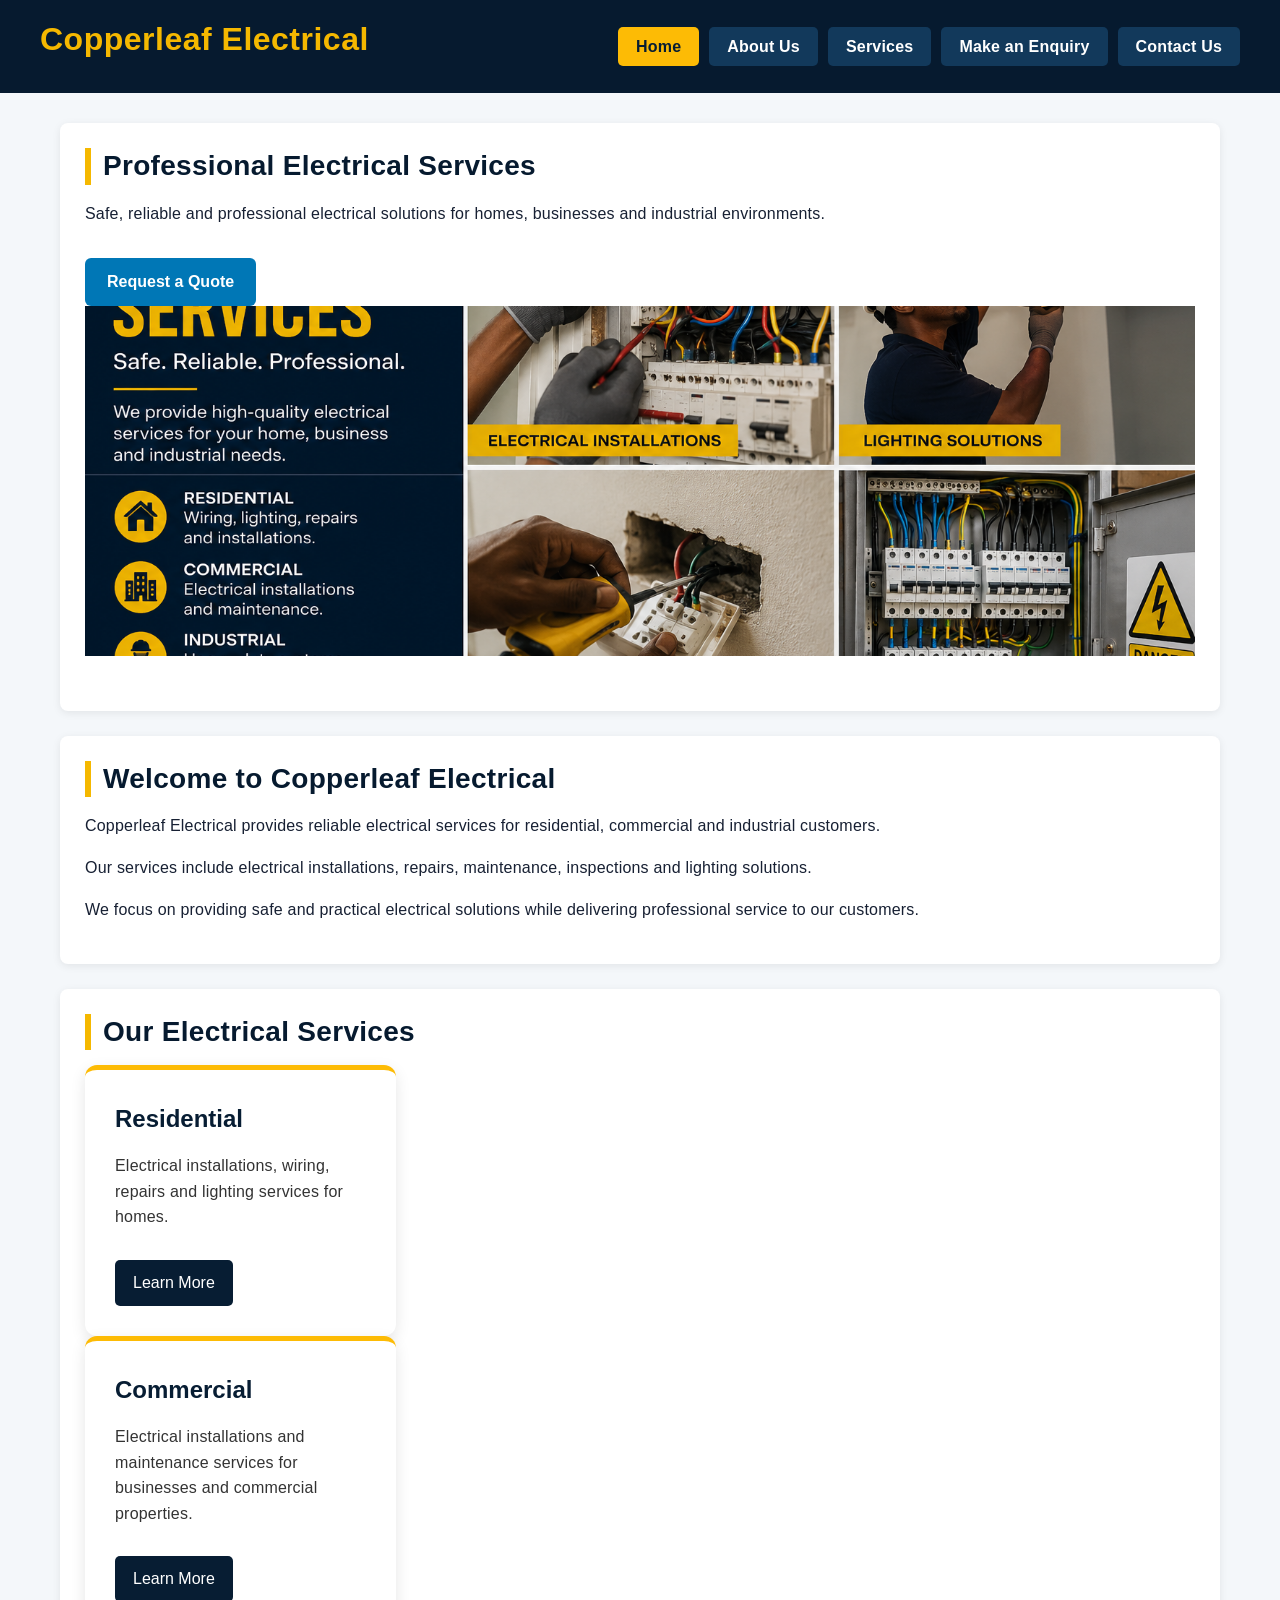
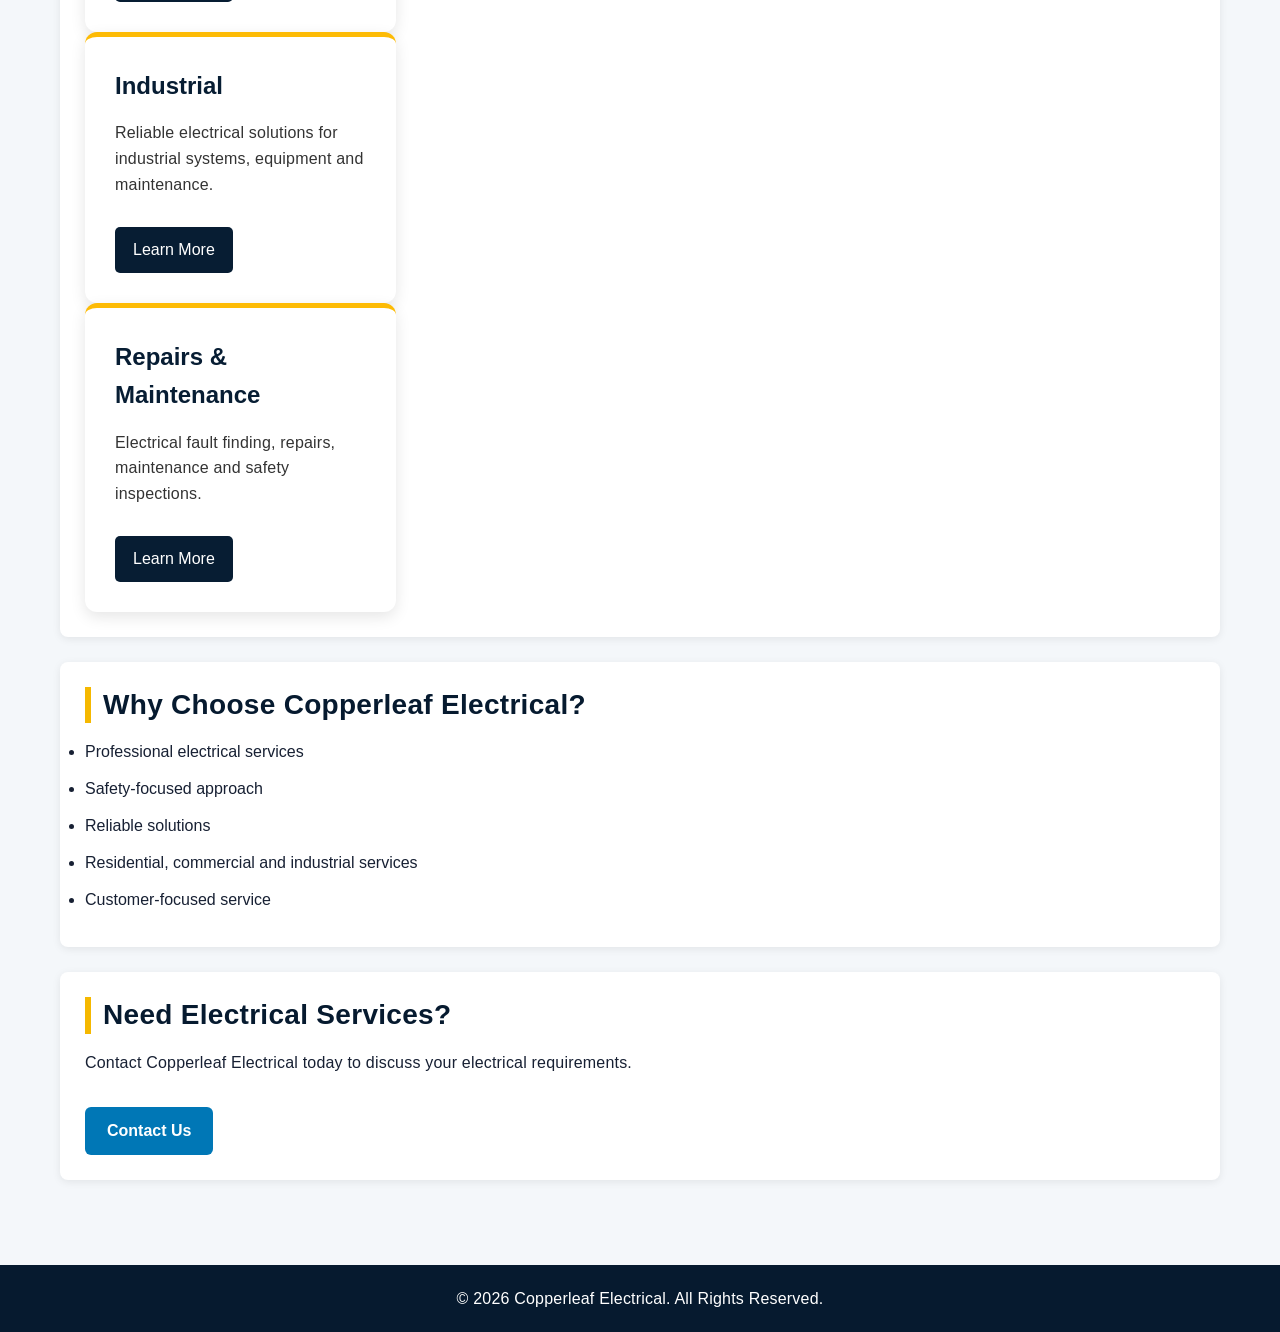
<file: index.html>
<!DOCTYPE html>
<html lang="en">

<head>
    <meta charset="UTF-8">
    <meta name="viewport" content="width=device-width, initial-scale=1.0">

    <meta name="description"
        content="Copperleaf Electrical provides professional residential, commercial and industrial electrical services in Johannesburg and Mohlalaotwane. Safe installations, repairs and maintenance.">
    <meta name="keywords"
        content="Copperleaf Electrical, electrician Johannesburg, residential electrical services, commercial electrician, industrial electrical, electrical repairs Gauteng">
    <meta name="author" content="Copperleaf Electrical">

    <title>Copperleaf Electrical | Professional Electrician Johannesburg &amp; Mohlalaotwane</title>

    <link rel="stylesheet" href="css/style.css">
</head>

<body>


    <header>
        <div class="header-container">
            <h1>Copperleaf Electrical</h1>
            <nav aria-label="Main navigation">
                <a href="index.html" class="active" aria-current="page">Home</a>
                <a href="about.html">About Us</a>
                <a href="services.html">Services</a>
                <a href="enquiry.html">Make an Enquiry</a>
                <a href="contact.html">Contact Us</a>
            </nav>
        </div>
    </header>



    <main>


        <section class="hero">

            <div class="hero-text">

                <h2>Professional Electrical Services</h2>

                <p>
                    Safe, reliable and professional electrical solutions
                    for homes, businesses and industrial environments.
                </p>

                <a href="enquiry.html" class="button">
                    Request a Quote
                </a>

            </div>


            <div class="hero-image">
                <img src="images/professional-electrical-services.png" alt="Professional electrical services and installations">
            </div>

        </section>



        <section class="content-section">

            <h2>Welcome to Copperleaf Electrical</h2>

            <p>
                Copperleaf Electrical provides reliable electrical services
                for residential, commercial and industrial customers.
            </p>

            <p>
                Our services include electrical installations, repairs,
                maintenance, inspections and lighting solutions.
            </p>

            <p>
                We focus on providing safe and practical electrical solutions
                while delivering professional service to our customers.
            </p>

        </section>



        <section class="content-section">

            <h2>Our Electrical Services</h2>

            <div class="service-grid">


                <article class="service-card">

                    <h3>Residential</h3>

                    <p>
                        Electrical installations, wiring, repairs and
                        lighting services for homes.
                    </p>

                    <a href="services.html">
                        Learn More
                    </a>

                </article>



                <article class="service-card">

                    <h3>Commercial</h3>

                    <p>
                        Electrical installations and maintenance services
                        for businesses and commercial properties.
                    </p>

                    <a href="services.html">
                        Learn More
                    </a>

                </article>



                <article class="service-card">

                    <h3>Industrial</h3>

                    <p>
                        Reliable electrical solutions for industrial
                        systems, equipment and maintenance.
                    </p>

                    <a href="services.html">
                        Learn More
                    </a>

                </article>



                <article class="service-card">

                    <h3>Repairs & Maintenance</h3>

                    <p>
                        Electrical fault finding, repairs, maintenance
                        and safety inspections.
                    </p>

                    <a href="services.html">
                        Learn More
                    </a>

                </article>

            </div>

        </section>



        <section class="content-section">

            <h2>Why Choose Copperleaf Electrical?</h2>

            <ul>
                <li>Professional electrical services</li>
                <li>Safety-focused approach</li>
                <li>Reliable solutions</li>
                <li>Residential, commercial and industrial services</li>
                <li>Customer-focused service</li>
            </ul>

        </section>



        <section class="content-section">

            <h2>Need Electrical Services?</h2>

            <p>
                Contact Copperleaf Electrical today to discuss your
                electrical requirements.
            </p>

            <a href="contact.html" class="button">
                Contact Us
            </a>

        </section>

    </main>



    <footer>
        <p>&copy; 2026 Copperleaf Electrical. All Rights Reserved.</p>
    </footer>
    <script src="js/script.js" defer></script>

</body>

</html>
</file>
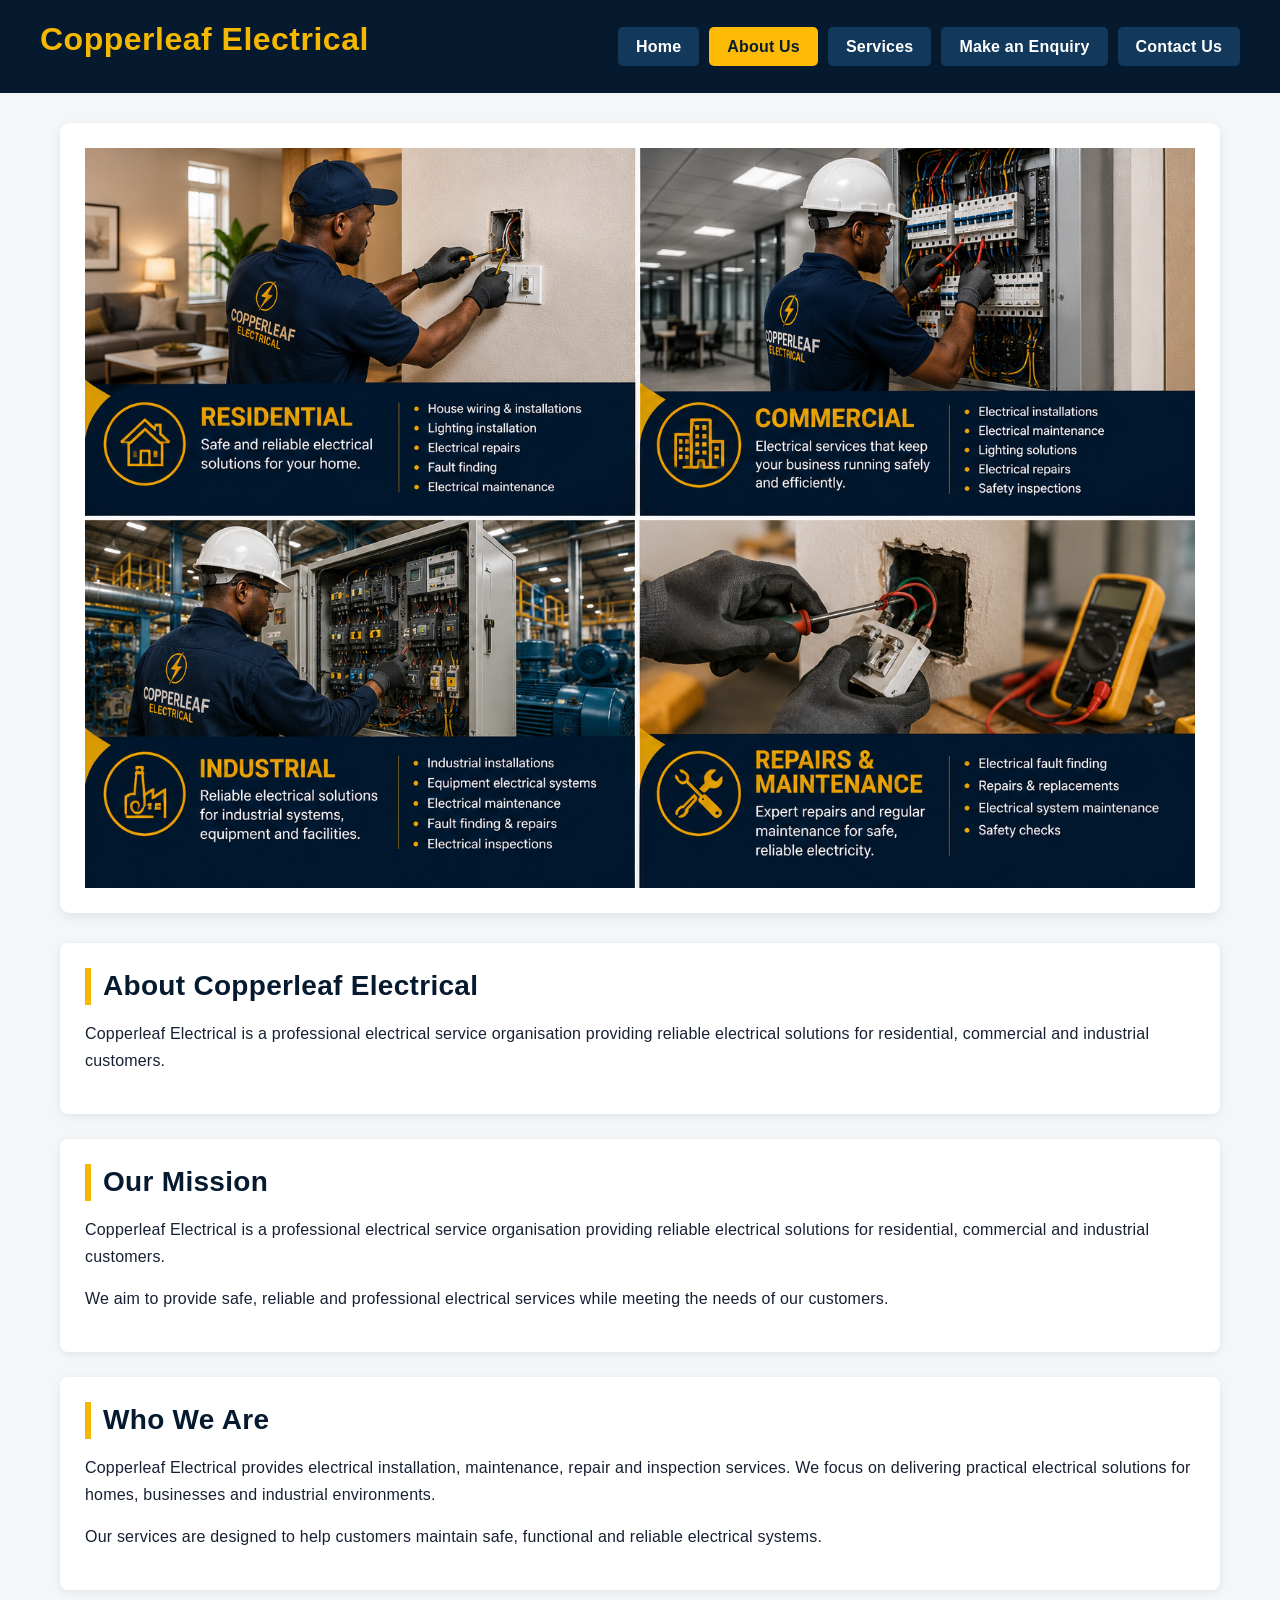
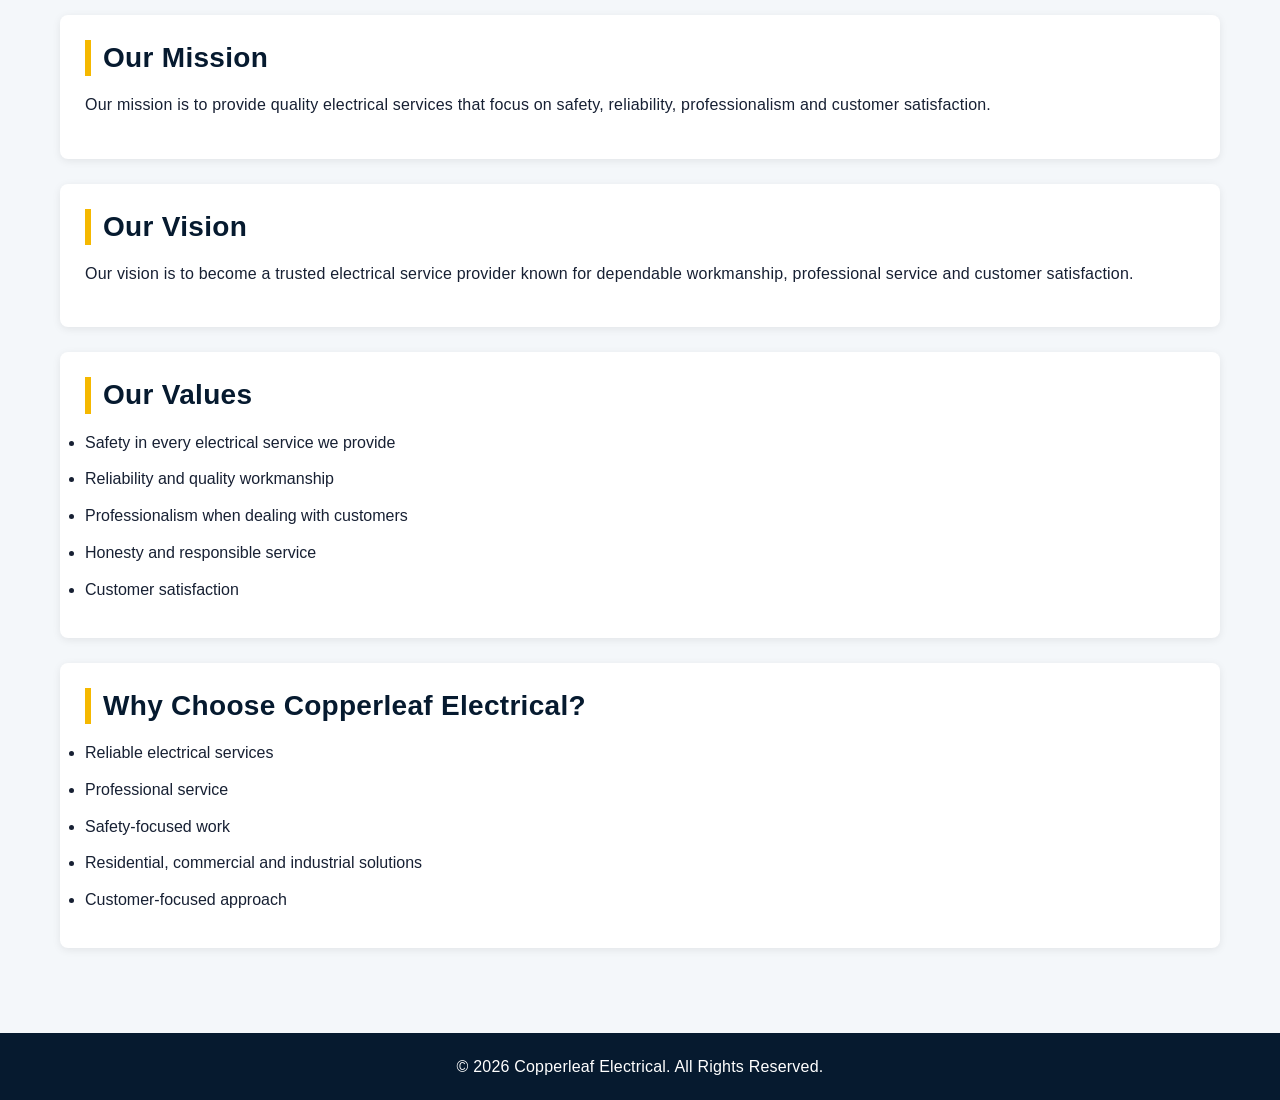
<file: about.html>
<!DOCTYPE html>
<html lang="en">

<head>
    <meta charset="UTF-8">
    <meta name="viewport" content="width=device-width, initial-scale=1.0">

    <meta name="description"
        content="Learn about Copperleaf Electrical – a professional electrical service company providing safe, reliable solutions for homes and businesses in Johannesburg and Mohlalaotwane.">
    <meta name="keywords"
        content="about Copperleaf Electrical, professional electrician, electrical company Johannesburg, trusted electrician Gauteng">
    <meta name="author" content="Copperleaf Electrical">

    <title>About Us | Copperleaf Electrical – Professional Electrical Services</title>

    <link rel="stylesheet" href="css/style.css">
    <script src="js/script.js" defer></script>
</head>

<body>


    <header>
        <div class="header-container">
            <h1>Copperleaf Electrical</h1>
            <nav aria-label="Main navigation">
                <a href="index.html">Home</a>
                <a href="about.html" class="active" aria-current="page">About Us</a>
                <a href="services.html">Services</a>
                <a href="enquiry.html">Make an Enquiry</a>
                <a href="contact.html">Contact Us</a>
            </nav>
        </div>
    </header>
    <main>


        <section class="about-banner">
            <img src="images/about-copperleaf-electrical-services.png" alt="Copperleaf Electrical professional electrical services">
        </section>


        <section class="content-section">
            <h2>About Copperleaf Electrical</h2>

            <p>
                Copperleaf Electrical is a professional electrical service
                organisation providing reliable electrical solutions for
                residential, commercial and industrial customers.
            </p>
        </section>

        <section class="content-section">
            <h2>Our Mission</h2>

            <p>
                Copperleaf Electrical is a professional electrical service
            organisation providing reliable electrical solutions for
            residential, commercial and industrial customers.
        </p>

        <p>
            We aim to provide safe, reliable and professional electrical
            services while meeting the needs of our customers.
        </p>
        </section>


        <section class="content-section">
            <h2>Who We Are</h2>

            <p>
                Copperleaf Electrical provides electrical installation,
                maintenance, repair and inspection services. We focus on
                delivering practical electrical solutions for homes,
                businesses and industrial environments.
            </p>

            <p>
                Our services are designed to help customers maintain safe,
                functional and reliable electrical systems.
            </p>
        </section>


        <section class="content-section">
            <h2>Our Mission</h2>

            <p>
                Our mission is to provide quality electrical services that
                focus on safety, reliability, professionalism and customer
                satisfaction.
            </p>
        </section>


        <section class="content-section">
            <h2>Our Vision</h2>

            <p>
                Our vision is to become a trusted electrical service provider
                known for dependable workmanship, professional service and
                customer satisfaction.
            </p>
        </section>


        <section class="content-section">
            <h2>Our Values</h2>

            <ul>
                <li>Safety in every electrical service we provide</li>
                <li>Reliability and quality workmanship</li>
                <li>Professionalism when dealing with customers</li>
                <li>Honesty and responsible service</li>
                <li>Customer satisfaction</li>
            </ul>
        </section>


        <section class="content-section">
            <h2>Why Choose Copperleaf Electrical?</h2>

            <ul>
                <li>Reliable electrical services</li>
                <li>Professional service</li>
                <li>Safety-focused work</li>
                <li>Residential, commercial and industrial solutions</li>
                <li>Customer-focused approach</li>
            </ul>
        </section>

    </main>


    <footer>
        <p>&copy; 2026 Copperleaf Electrical. All Rights Reserved.</p>
    </footer>
    <script src="js/script.js" defer></script>

</body>

</html>
</file>
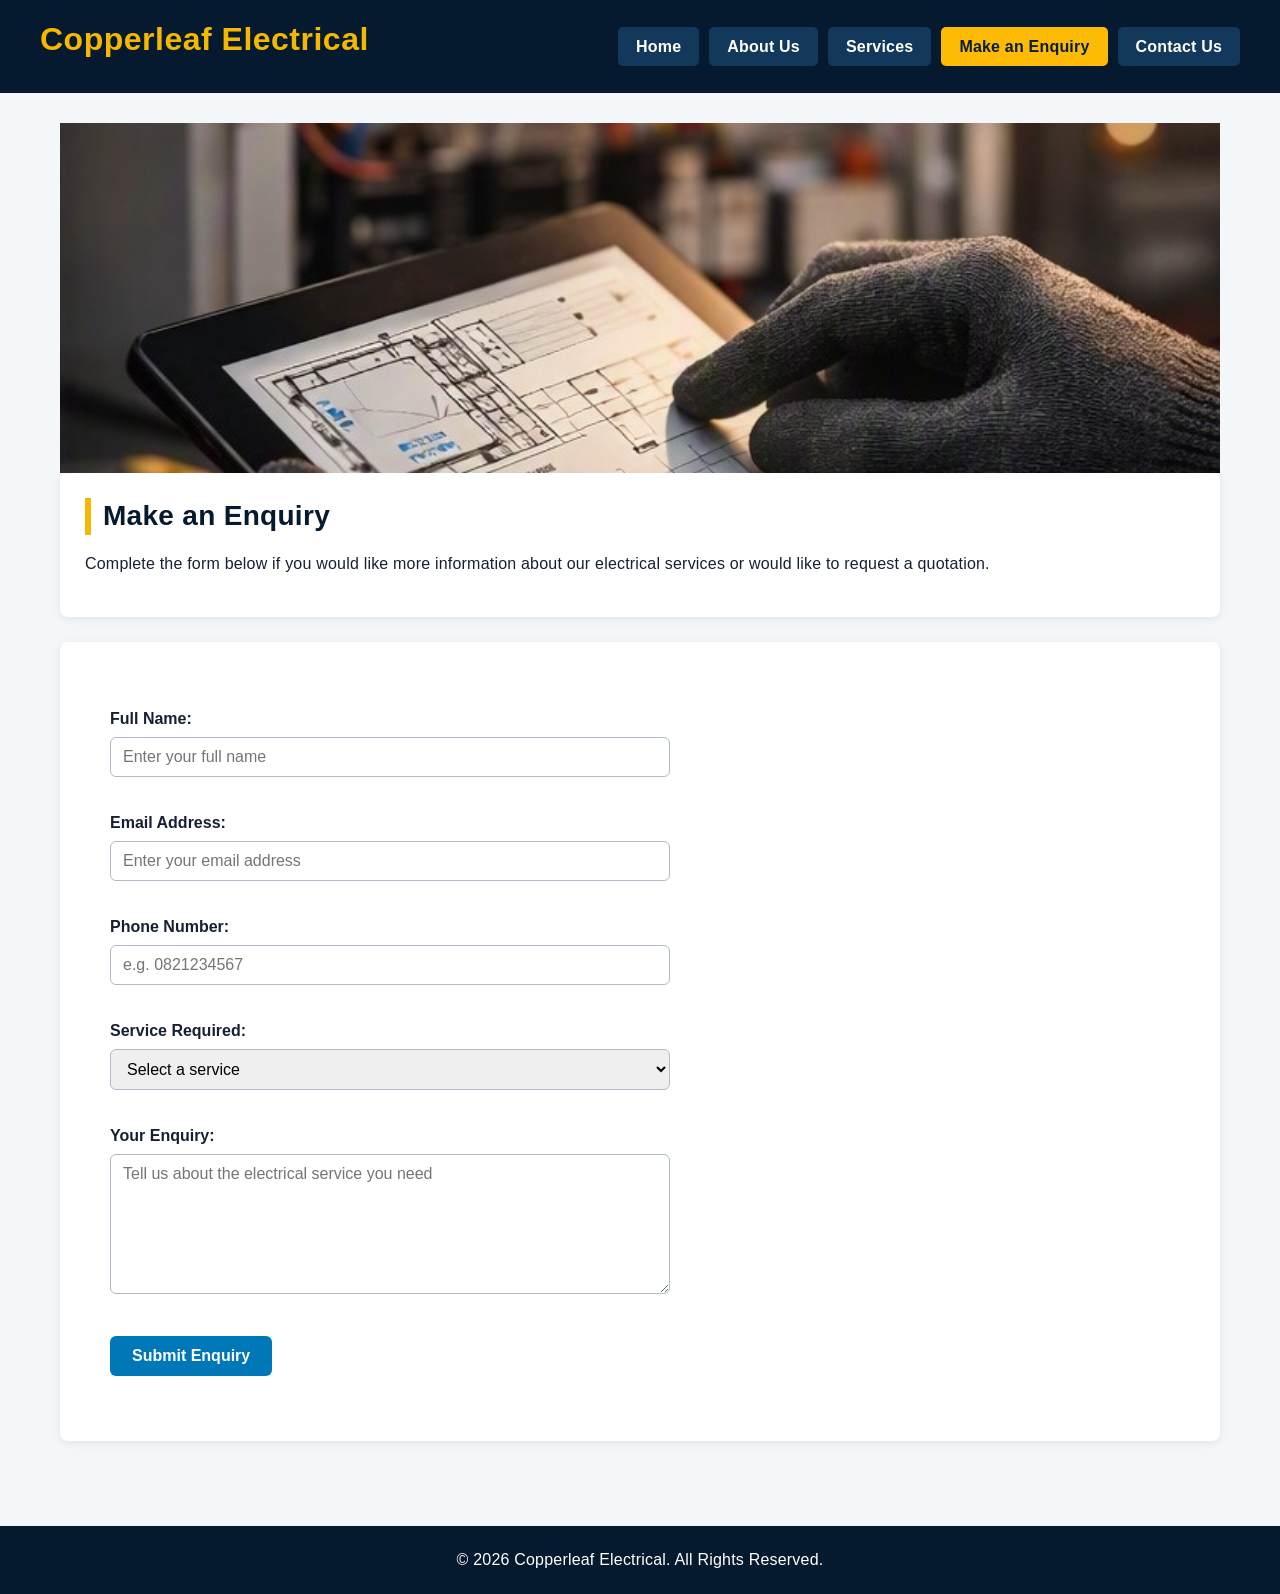
<file: enquiry.html>
<!DOCTYPE html>
<html lang="en">

<head>
    <meta charset="UTF-8">
    <meta name="viewport" content="width=device-width, initial-scale=1.0">

    <meta name="description"
        content="Contact Copperleaf Electrical to request a quotation or enquire about residential, commercial, industrial electrical services, repairs and inspections.">
    <meta name="author" content="Copperleaf Electrical">

    <meta name="keywords"
        content="Copperleaf Electrical, electrical enquiry, request electrical quote, electrician, electrical repairs, electrical inspections">

    <title>Electrical Enquiry | Copperleaf Electrical</title>

    <link rel="stylesheet" href="css/style.css">
</head>

<body>

    <header>
        <div class="header-container">
            <h1>Copperleaf Electrical</h1>
            <nav aria-label="Main navigation">
                <a href="index.html">Home</a>
                <a href="about.html">About Us</a>
                <a href="services.html">Services</a>
                <a href="enquiry.html" class="active" aria-current="page">Make an Enquiry</a>
                <a href="contact.html">Contact Us</a>
            </nav>
        </div>
    </header>

    <main>

        <img src="images/electrical-enquiry-request.jpeg" alt="Copperleaf Electrical services">

        <section class="content-section">
            <h2>Make an Enquiry</h2>

            <p>
                Complete the form below if you would like more information
                about our electrical services or would like to request a
                quotation.
            </p>
        </section>

        <section class="content-section">

            <form id="enquiryForm" novalidate>

                <label for="name">Full Name:</label>
                <input type="text" id="name" name="name" placeholder="Enter your full name" minlength="2" required>
                <small class="error-message" id="nameError"></small>

                <label for="email">Email Address:</label>
                <input type="email" id="email" name="email" placeholder="Enter your email address" required>
                <small class="error-message" id="emailError"></small>

                <label for="phone">Phone Number:</label>
                <input type="tel" id="phone" name="phone" placeholder="e.g. 0821234567" pattern="[0-9+() -]{9,20}"
                    required>
                <small class="error-message" id="phoneError"></small>

                <label for="service">Service Required:</label>
                <select id="service" name="service" required>
                    <option value="">Select a service</option>
                    <option value="residential">Residential Electrical Services</option>
                    <option value="commercial">Commercial Electrical Services</option>
                    <option value="industrial">Industrial Electrical Services</option>
                    <option value="repairs">Repairs and Maintenance</option>
                    <option value="inspection">Electrical Inspection</option>
                </select>
                <small class="error-message" id="serviceError"></small>

                <label for="message">Your Enquiry:</label>
                <textarea id="message" name="message" rows="6" minlength="10"
                    placeholder="Tell us about the electrical service you need" required></textarea>
                <small class="error-message" id="messageError"></small>

                <button type="submit">Submit Enquiry</button>

                <p id="formFeedback" role="status" aria-live="polite"></p>

            </form>

        </section>

    </main>

    <footer>
        <p>&copy; 2026 Copperleaf Electrical. All Rights Reserved.</p>
    </footer>

    <script src="js/script.js" defer></script>

</body>

</html>
</file>
<file: css/style.css>
/* CSS Reset */
* {
    margin: 0;
    padding: 0;
    box-sizing: border-box;
}

/* Base Website Style */
html {
    font-size: 16px;
    scroll-behavior: smooth;
}

body {
    margin: 0;
    font-family: Arial, sans-serif;
    font-size: 1rem;
    line-height: 1.6;
    background-color: #f4f7fa;
    color: #172033;
}

header {
    background-color: #061a2f;
    color: white;
    padding: 20px 40px;
}


header h1 {
    margin: 0 0 15px 0;
    color: #f5b800;
    font-size: 2rem;
    font-weight: 700;
    line-height: 1.2;
    letter-spacing: 0.5px;
}


nav {
    display: flex;
    gap: 10px;
    flex-wrap: wrap;
}

nav a {
    color: white;
    text-decoration: none;
    background-color: #12395b;
    padding: 10px 18px;
    border-radius: 5px;
    font-size: 1rem;
    font-weight: 700;
    line-height: 1.2;
    letter-spacing: 0.2px;
}

/* Navigation hover effect */
nav a:hover {
    background-color: #f5b800;
    color: #061a2f;
}

/* Main content */
main {
    max-width: 1200px;
    margin: 0 auto;
    padding: 30px 20px;
}

h2 {
    color: #061a2f;
    font-size: 1.75rem;
    font-weight: 700;
    line-height: 1.3;
    letter-spacing: 0.3px;
    border-left: 6px solid #f5b800;
    padding-left: 12px;
    margin-bottom: 15px;
}

p {
    font-size: 1rem;
    font-weight: 400;
    line-height: 1.7;
    letter-spacing: 0.2px;
    margin-bottom: 15px;
}

.hero-image {
    width: 100%;
    max-height: 550px;
    object-fit: cover;
    display: block;
    border-radius: 8px;
    margin-bottom: 30px;
}

/* Content sections */
section {
    background-color: white;
    padding: 25px;
    margin-bottom: 25px;
    border-radius: 8px;
    box-shadow: 0 2px 8px rgba(0, 0, 0, 0.08);
}

/* Buttons */
.button,
button {
    display: inline-block;
    background-color: #f5b800;
    color: #061a2f;
    padding: 12px 22px;
    border: none;
    border-radius: 5px;
    text-decoration: none;
    font-weight: bold;
    cursor: pointer;
}

.button:hover,
button:hover {
    background-color: #061a2f;
    color: white;
}

/* Service list */
ul {
    line-height: 1.8;
}

li {
    margin-bottom: 8px;
}

/* Forms */
form {
    background-color: white;
    padding: 25px;
    border-radius: 8px;
}

label {
    display: block;
    margin-top: 15px;
    margin-bottom: 5px;
    font-weight: bold;
}

input,
textarea {
    width: 100%;
    padding: 12px;
    border: 1px solid #ccd4dd;
    border-radius: 5px;
    box-sizing: border-box;
    font-family: Arial, sans-serif;
}

textarea {
    min-height: 140px;
}

/* Footer */
footer {
    background-color: #061a2f;
    color: white;
    text-align: center;
    padding: 20px;
    margin-top: 30px;
}

footer p {
    margin: 0;
}

/* Mobile-friendly design */
@media (max-width: 768px) {

    header {
        padding: 20px;
    }

    header h1 {
        font-size: 26px;
    }

    nav {
        flex-direction: column;
    }

    nav a {
        text-align: center;
    }

    main {
        padding: 20px 15px;
    }

    .hero-image {
        max-height: 350px;
    }
}

main img {
    width: 100%;
    height: 350px;
    object-fit: cover;
    object-position: center;
    display: block;
}

/* Services overview section */
.services-overview {
    max-width: 1200px;
    margin: 50px auto;
    padding: 30px;
    text-align: center;
}

.services-overview h2 {
    color: #071d33;
    font-size: 32px;
    margin-bottom: 30px;
    border-left: 6px solid #fdbb05;
    padding-left: 12px;
    display: inline-block;
}

/* Three service cards */
.service-cards {
    display: flex;
    gap: 25px;
    justify-content: center;
    flex-wrap: wrap;
}

.service-card {
    background-color: white;
    width: 28%;
    min-width: 250px;
    padding: 30px 20px;
    border-radius: 10px;
    box-shadow: 0 4px 15px rgba(0, 0, 0, 0.12);
    border-top: 5px solid #fdbb05;
    transition: transform 0.3s ease;
}

.service-card:hover {
    transform: translateY(-5px);
}

.service-card h3 {
    color: #071d33;
    font-size: 24px;
    margin-bottom: 15px;
}

.service-card p {
    color: #333;
    line-height: 1.6;
}

.service-card a {
    display: inline-block;
    margin-top: 15px;
    background-color: #071d33;
    color: white;
    padding: 10px 18px;
    text-decoration: none;
    border-radius: 5px;
}

.service-card a:hover {
    background-color: #fdbb05;
    color: #071d33;
}

/* Services banner image */
.services-banner {
    margin-bottom: 30px;
    text-align: center;
}

/* Services banner image */
.services-banner {
    margin-bottom: 30px;
    text-align: center;
}

.services-banner {
    width: 100%;
    margin-bottom: 30px;
    text-align: center;
}

.services-banner img {
    width: 100%;
    max-width: 1200px;
    height: auto;
    display: block;
    margin: 0 auto;
    border-radius: 10px;
}

.services-grid {
    display: grid;
    grid-template-columns: repeat(2, 1fr);
    gap: 30px;
    margin: 30px 0;
}

.service-card {
    background-color: #ffffff;
    padding: 30px;
    border-radius: 12px;
    border-top: 5px solid #fdbb05;
    box-shadow: 0 5px 15px rgba(0, 0, 0, 0.10);
}

.service-card h2 {
    margin-top: 0;
    color: #08233f;
}

.service-card p {
    line-height: 1.6;
}

.service-card ul {
    padding-left: 20px;
    line-height: 1.8;
}

.service-button,
.main-button {
    display: inline-block;
    background-color: #08233f;
    color: #ffffff;
    text-decoration: none;
    padding: 12px 22px;
    border-radius: 6px;
    font-weight: bold;
    margin-top: 10px;
}

.service-button:hover,
.main-button:hover {
    background-color: #fdbb05;
    color: #08233f;
}

.about-banner {
    width: 100%;
    margin-bottom: 30px;
    background-color: #ffffff;
    border-radius: 10px;
    overflow: hidden;
    box-shadow: 0 4px 12px rgba(0, 0, 0, 0.08);
}

.about-banner img {
    width: 100%;
    height: auto;
    display: block;
}

nav a.active {
    background-color: #fdbb05;
    color: #071d33;
}



.image-gallery {
    display: grid;
    grid-template-columns: repeat(3, minmax(0, 1fr));
    gap: 20px;
    margin: 25px 0;
}

.gallery-image {
    display: block;
    width: 100%;
    padding: 0;
    border: none;
    border-radius: 10px;
    overflow: hidden;
    background: #f2f2f2;
    cursor: pointer;
    transition: transform 0.3s ease, box-shadow 0.3s ease;
}

.gallery-image:hover,
.gallery-image:focus-visible {
    transform: scale(1.03);
    box-shadow: 0 6px 18px rgba(0, 0, 0, 0.2);
    outline: 2px solid #0077b6;
}

.gallery-image img {
    display: block;
    width: 100%;
    height: 220px;
    object-fit: cover;
}


#imageLightbox {
    width: min(90%, 900px);
    max-width: 900px;
    max-height: 90vh;
    padding: 20px;
    border: none;
    border-radius: 12px;
    background: #ffffff;
    color: #222222;
    box-shadow: 0 10px 40px rgba(0, 0, 0, 0.35);
}

#imageLightbox::backdrop {
    background: rgba(0, 0, 0, 0.8);
}

#closeLightbox {
    display: block;
    margin: 0 0 15px auto;
    padding: 10px 16px;
    border: none;
    border-radius: 5px;
    background: #b22222;
    color: #ffffff;
    cursor: pointer;
}

#closeLightbox:hover {
    background: #8b0000;
}

#lightboxImage {
    display: block;
    max-width: 100%;
    max-height: 70vh;
    width: auto;
    height: auto;
    margin: 0 auto;
    object-fit: contain;
}

@media (max-width: 768px) {
    .image-gallery {
        grid-template-columns: repeat(2, minmax(0, 1fr));
        gap: 12px;
    }

    .gallery-image img {
        height: 170px;
    }
}

@media (max-width: 480px) {
    .image-gallery {
        grid-template-columns: 1fr;
    }

    .gallery-image img {
        height: 220px;
    }
}
/* ========== Part 3 additions ========== */

/* Consistent header container */
.header-container {
    display: flex;
    flex-wrap: wrap;
    align-items: center;
    justify-content: space-between;
    gap: 15px;
    max-width: 1200px;
    margin: 0 auto;
}

.page-banner {
    background: linear-gradient(135deg, #061a2f 0%, #0d3b66 100%);
    color: #ffffff;
    text-align: center;
    padding: 40px 20px;
    margin-bottom: 25px;
}

.page-banner h2 {
    margin-bottom: 8px;
    font-size: 1.8rem;
}

.page-hero-image {
    display: block;
    width: 100%;
    max-height: 320px;
    object-fit: cover;
    margin-bottom: 25px;
    border-radius: 0;
}

/* Branch cards */
.branch-grid {
    display: grid;
    grid-template-columns: repeat(auto-fit, minmax(260px, 1fr));
    gap: 20px;
    margin-top: 15px;
}

.branch-card {
    background: #ffffff;
    border: 1px solid #d0d7e2;
    border-radius: 10px;
    padding: 20px;
    box-shadow: 0 2px 8px rgba(0, 0, 0, 0.06);
}

.branch-card h3 {
    color: #0d3b66;
    margin-bottom: 12px;
}

.branch-card a {
    color: #0077b6;
}

/* Interactive map */
#map {
    width: 100%;
    height: 380px;
    border-radius: 10px;
    border: 1px solid #c5d0de;
    margin: 15px 0 8px;
    z-index: 1;
}

.map-note {
    font-size: 0.85rem;
    color: #5a6577;
}

/* FAQ Accordion */
.faq-section {
    margin-top: 10px;
}

.faq-item {
    border: 1px solid #c5d0de;
    border-radius: 8px;
    margin-bottom: 12px;
    background: #ffffff;
    overflow: hidden;
}

.faq-question {
    width: 100%;
    display: flex;
    justify-content: space-between;
    align-items: center;
    gap: 12px;
    text-align: left;
    padding: 16px 18px;
    background: #f0f4f8;
    border: none;
    font-size: 1rem;
    font-weight: 600;
    color: #061a2f;
    cursor: pointer;
    transition: background 0.2s ease;
}

.faq-question:hover,
.faq-question:focus-visible {
    background: #e2eaf2;
    outline: 2px solid #0077b6;
    outline-offset: -2px;
}

.faq-question[aria-expanded="true"] {
    background: #0d3b66;
    color: #ffffff;
}

.faq-question span {
    font-size: 1.3rem;
    font-weight: 700;
    flex-shrink: 0;
}

.faq-answer {
    padding: 16px 18px;
    background: #ffffff;
    border-top: 1px solid #d0d7e2;
}

.faq-answer p {
    margin: 0;
}

/* Form improvements */
form label {
    display: block;
    margin-top: 14px;
    margin-bottom: 5px;
    font-weight: 600;
}

form input[type="text"],
form input[type="email"],
form input[type="tel"],
form input[type="search"],
form select,
form textarea {
    width: 100%;
    max-width: 560px;
    padding: 10px 12px;
    border: 1px solid #b0bcc9;
    border-radius: 6px;
    font-size: 1rem;
    font-family: inherit;
}

form input:focus,
form select:focus,
form textarea:focus {
    border-color: #0077b6;
    outline: 2px solid #0077b6;
    outline-offset: 1px;
}

form input[aria-invalid="true"],
form select[aria-invalid="true"],
form textarea[aria-invalid="true"] {
    border-color: #b22222;
}

.error-message {
    display: block;
    color: #b22222;
    font-size: 0.875rem;
    margin-top: 4px;
    min-height: 1.1em;
}

.required {
    color: #b22222;
}

form button[type="submit"],
#clearSearch,
.btn,
.button {
    display: inline-block;
    margin-top: 16px;
    padding: 11px 22px;
    background: #0077b6;
    color: #ffffff;
    border: none;
    border-radius: 6px;
    font-size: 1rem;
    font-weight: 600;
    cursor: pointer;
    text-decoration: none;
    transition: background 0.2s ease;
}

form button[type="submit"]:hover,
#clearSearch:hover,
.btn:hover,
.button:hover {
    background: #023e8a;
}

#formFeedback,
#contactFormFeedback {
    margin-top: 12px;
    font-weight: 600;
}

/* Footer links */
footer a {
    color: #90caf9;
    text-decoration: none;
}

footer a:hover {
    text-decoration: underline;
}

/* Mobile refinements */
@media (max-width: 768px) {
    header {
        padding: 15px 18px;
    }

    .header-container {
        flex-direction: column;
        align-items: flex-start;
    }

    nav {
        display: flex;
        flex-wrap: wrap;
        gap: 8px 14px;
    }

    #map {
        height: 280px;
    }

    .page-banner {
        padding: 28px 16px;
    }
}
</file>
